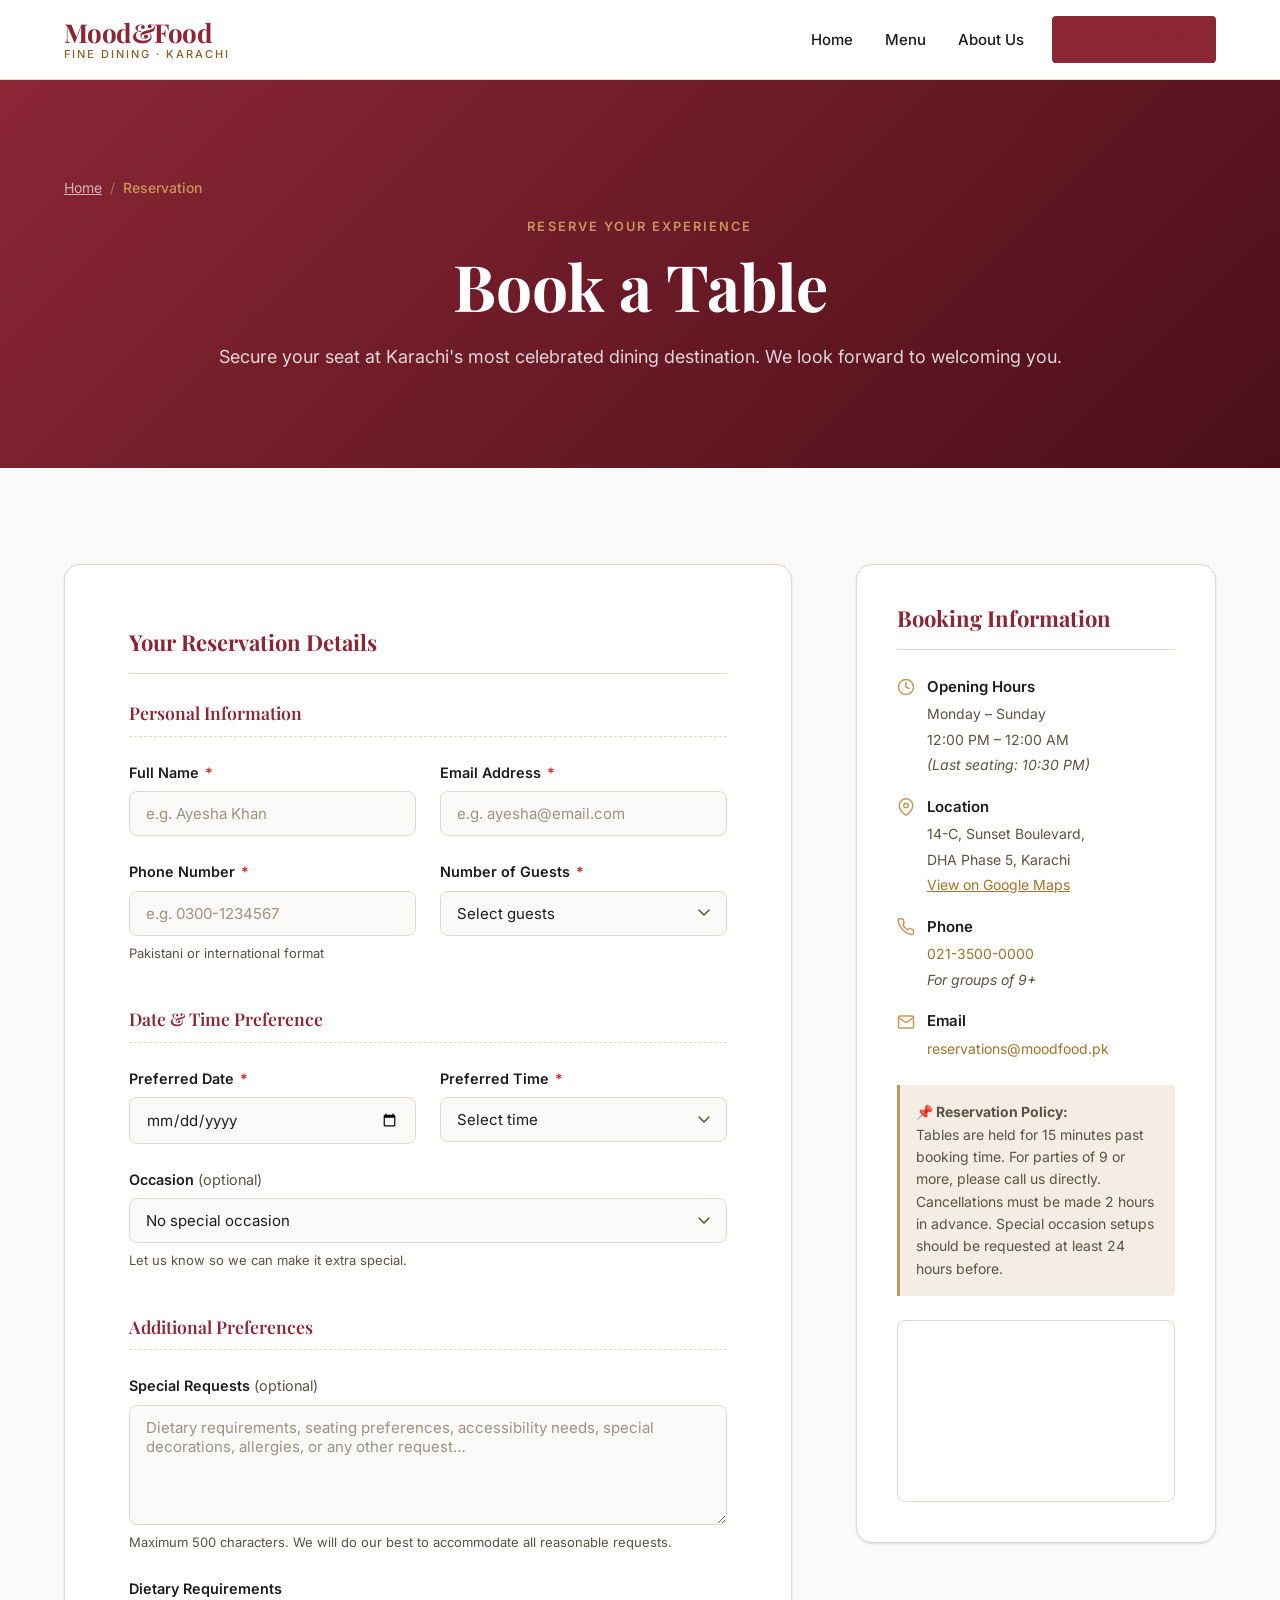
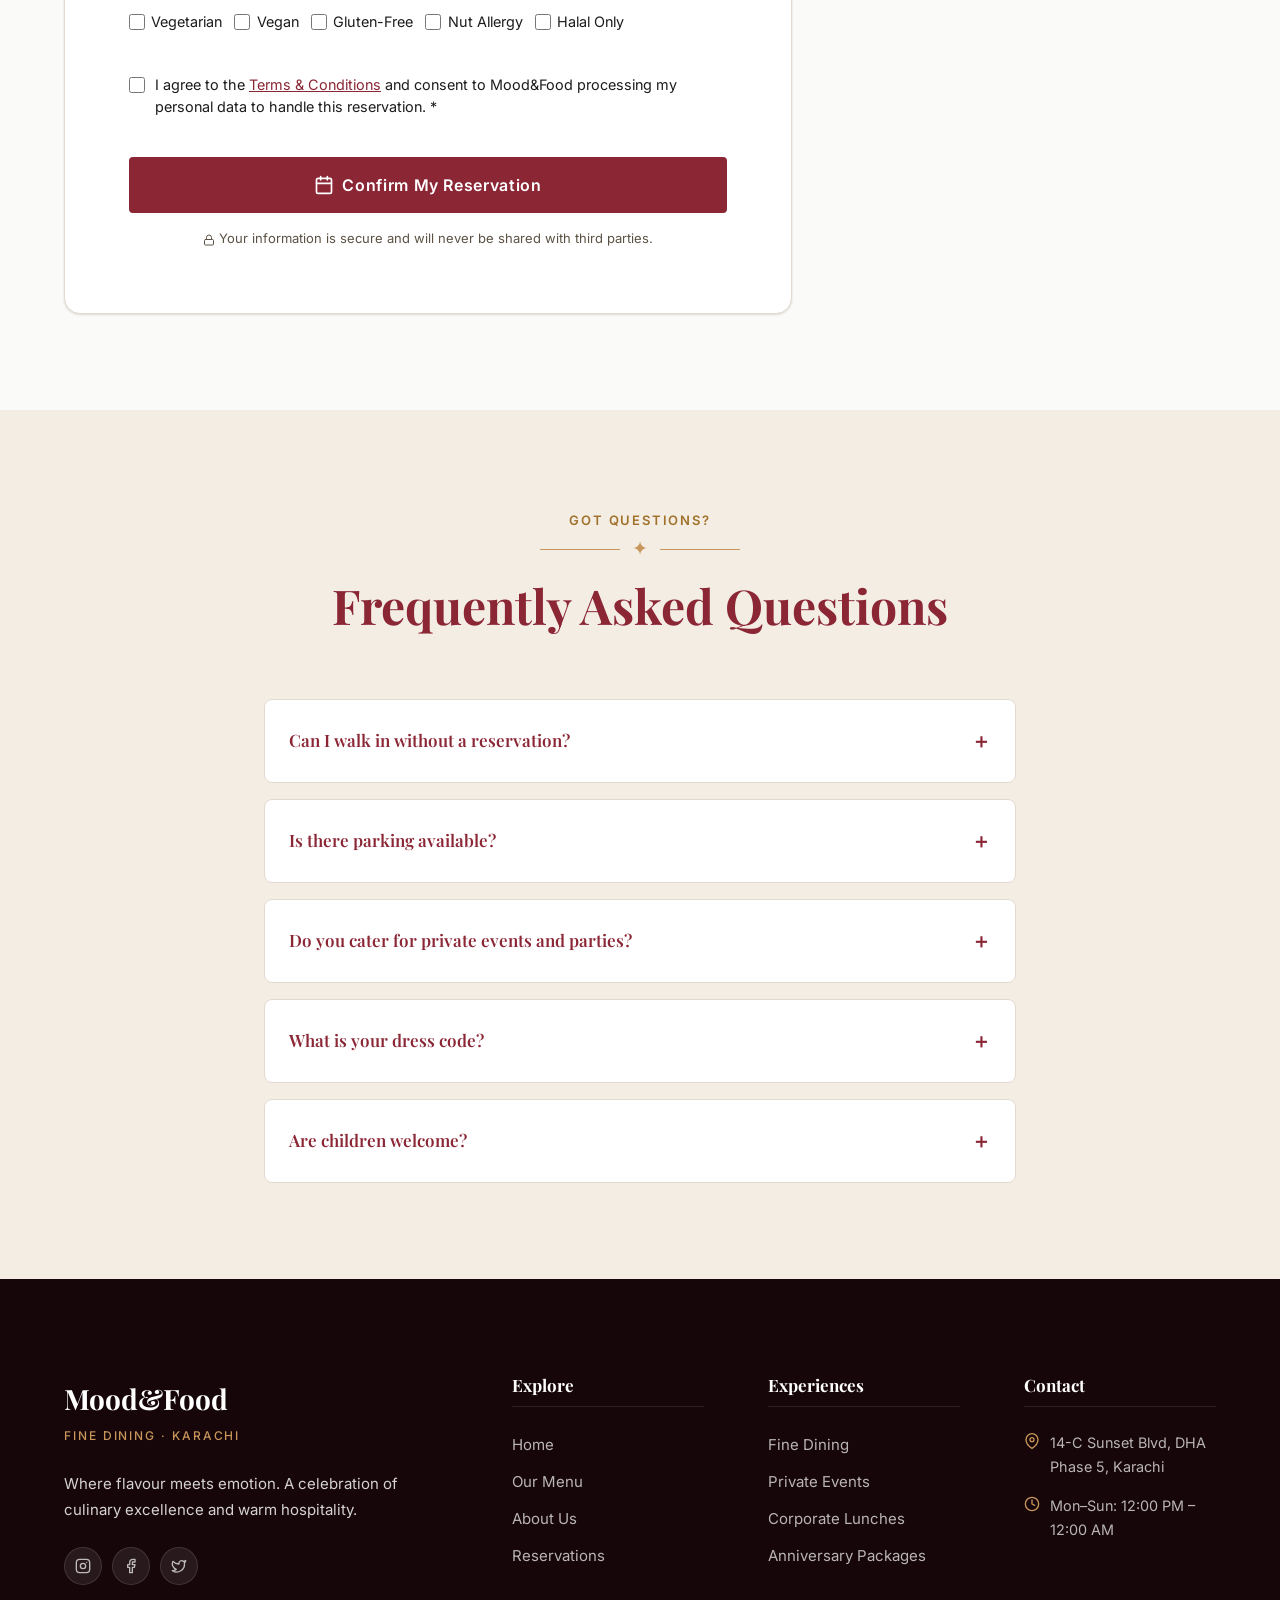
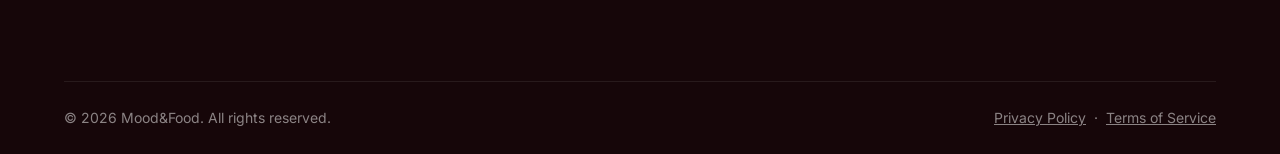
<file: reservation.html>
<!DOCTYPE html>
<html lang="en">
<head>
  <meta charset="UTF-8" />
  <meta name="viewport" content="width=device-width, initial-scale=1.0" />

  <!-- Primary SEO -->
  <title>Reserve a Table — Mood&amp;Food | Fine Dining Karachi</title>
  <meta name="description" content="Book a table at Mood&amp;Food, Karachi's finest dining destination. Easily reserve online for any occasion — dinner for two, family gatherings, or private events." />
  <link rel="canonical" href="https://moodfood.pk/reservation.html" />

  <!-- Open Graph -->
  <meta property="og:type"        content="website" />
  <meta property="og:title"       content="Reserve a Table — Mood&amp;Food" />
  <meta property="og:description" content="Book your table at Mood&amp;Food online. Karachi's award-winning fine dining restaurant." />
  <meta property="og:image"       content="https://images.unsplash.com/photo-1517248135467-4c7edcad34c4?w=1200&q=80&auto=format&fit=crop" />
  <meta property="og:url"         content="https://moodfood.pk/reservation.html" />

  <!-- Google Fonts -->
  <link rel="preconnect" href="https://fonts.googleapis.com" />
  <link rel="preconnect" href="https://fonts.gstatic.com" crossorigin />
  <link href="https://fonts.googleapis.com/css2?family=Playfair+Display:ital,wght@0,400;0,600;0,700;1,400;1,600&family=Inter:wght@400;500;600;700&display=swap" rel="stylesheet" />

  <link rel="stylesheet" href="styles.css" />
  <link rel="icon" href="data:image/svg+xml,<svg xmlns='http://www.w3.org/2000/svg' viewBox='0 0 100 100'><text y='.9em' font-size='90'>🍷</text></svg>" />
</head>

<body>
  <a class="skip-link" href="#main-content">Skip to main content</a>

  <!-- NAVIGATION -->
  <header class="site-header" role="banner">
    <div class="container">
      <nav class="nav" aria-label="Primary navigation">
        <a href="index.html" class="nav__logo" aria-label="Mood&amp;Food — Home">
          <span class="nav__logo-text">Mood&amp;Food</span>
          <span class="nav__logo-tagline" aria-hidden="true">Fine Dining · Karachi</span>
        </a>
        <button class="nav__toggle" id="navToggle" aria-controls="navList" aria-expanded="false" aria-label="Open navigation menu">
          <span aria-hidden="true"></span>
          <span aria-hidden="true"></span>
          <span aria-hidden="true"></span>
        </button>
        <ul class="nav__list" id="navList" role="list">
          <li><a href="index.html"       class="nav__link">Home</a></li>
          <li><a href="menu.html"        class="nav__link">Menu</a></li>
          <li><a href="about.html"       class="nav__link">About Us</a></li>
          <li><a href="reservation.html" class="nav__link nav__cta btn btn--primary">Reserve a Table</a></li>
        </ul>
      </nav>
    </div>
  </header>

  <main id="main-content">

    <!-- RESERVATION HERO -->
    <section class="reservation-hero" aria-labelledby="reservationHeroHeading">
      <div class="reservation-hero__content container">
        <nav aria-label="Breadcrumb">
          <ol class="breadcrumb" role="list">
            <li><a href="index.html">Home</a></li>
            <li class="breadcrumb__separator" aria-hidden="true">/</li>
            <li class="breadcrumb__current" aria-current="page">Reservation</li>
          </ol>
        </nav>
        <p class="eyebrow" style="color:var(--color-accent);font-size:.8rem;letter-spacing:.16em;text-transform:uppercase;font-weight:600;margin-bottom:.5rem;">Reserve Your Experience</p>
        <h1 id="reservationHeroHeading">Book a Table</h1>
        <p>Secure your seat at Karachi's most celebrated dining destination. We look forward to welcoming you.</p>
      </div>
    </section>

    <!-- BOOKING SECTION -->
    <section class="section" aria-labelledby="bookingHeading">
      <div class="container">

        <h2 id="bookingHeading" class="sr-only">Reservation Form and Information</h2>

        <!-- Aria live region for form announcements -->
        <div
          id="formAnnounce"
          role="status"
          aria-live="polite"
          aria-atomic="true"
          class="sr-only"
        ></div>

        <div class="booking-layout">

          <!-- ── BOOKING FORM ──────────────────────── -->
          <div class="booking-form-wrap reveal">

            <!-- Success Message (shown after submit) -->
            <div
              id="formSuccess"
              class="form-success"
              role="alert"
              aria-live="assertive"
              tabindex="-1"
            >
              <div class="form-success__icon" aria-hidden="true">✅</div>
              <h3 class="form-success__title">Reservation Confirmed!</h3>
              <p class="form-success__text">
                Thank you for booking with Mood&amp;Food. We have received your reservation and a confirmation will be sent to your email address shortly.
                <br/><br/>
                <strong>Need to make changes?</strong> Call us at
                <a href="tel:+922135000000" style="color:#2e7d32; text-decoration:underline;">021-3500-0000</a>
              </p>
            </div>

            <!-- Booking Form -->
            <form
              id="reservationForm"
              novalidate
              aria-labelledby="formTitle"
            >
              <h3 class="form-section-title" id="formTitle">Your Reservation Details</h3>

              <!-- ── PERSONAL INFORMATION ── -->
              <fieldset>
                <legend>Personal Information</legend>
                <div class="form-grid">

                  <div class="form-group">
                    <label class="form-label" for="fullname">
                      Full Name <span class="required" aria-label="required">*</span>
                    </label>
                    <input
                      type="text"
                      id="fullname"
                      name="fullname"
                      class="form-control"
                      placeholder="e.g. Ayesha Khan"
                      required
                      autocomplete="name"
                      aria-required="true"
                      aria-describedby="fullname-error"
                    />
                    <span id="fullname-error" class="form-error" role="alert" aria-live="polite"></span>
                  </div>

                  <div class="form-group">
                    <label class="form-label" for="email">
                      Email Address <span class="required" aria-label="required">*</span>
                    </label>
                    <input
                      type="email"
                      id="email"
                      name="email"
                      class="form-control"
                      placeholder="e.g. ayesha@email.com"
                      required
                      autocomplete="email"
                      aria-required="true"
                      aria-describedby="email-error"
                    />
                    <span id="email-error" class="form-error" role="alert" aria-live="polite"></span>
                  </div>

                  <div class="form-group">
                    <label class="form-label" for="phone">
                      Phone Number <span class="required" aria-label="required">*</span>
                    </label>
                    <input
                      type="tel"
                      id="phone"
                      name="phone"
                      class="form-control"
                      placeholder="e.g. 0300-1234567"
                      required
                      autocomplete="tel"
                      aria-required="true"
                      aria-describedby="phone-error phone-hint"
                    />
                    <span id="phone-hint" class="form-error" style="color:var(--color-text-muted);">Pakistani or international format</span>
                    <span id="phone-error" class="form-error" role="alert" aria-live="polite"></span>
                  </div>

                  <div class="form-group">
                    <label class="form-label" for="guests">
                      Number of Guests <span class="required" aria-label="required">*</span>
                    </label>
                    <select
                      id="guests"
                      name="guests"
                      class="form-control"
                      required
                      aria-required="true"
                      aria-describedby="guests-error"
                    >
                      <option value="" disabled selected>Select guests</option>
                      <option value="1">1 Guest</option>
                      <option value="2">2 Guests</option>
                      <option value="3">3 Guests</option>
                      <option value="4">4 Guests</option>
                      <option value="5">5 Guests</option>
                      <option value="6">6 Guests</option>
                      <option value="7">7 Guests</option>
                      <option value="8">8 Guests</option>
                      <option value="9">9 Guests (Group)</option>
                      <option value="10">10 Guests (Group)</option>
                      <option value="15">11–15 Guests (Call Us)</option>
                      <option value="20">16–20 Guests (Call Us)</option>
                    </select>
                    <span id="guests-error" class="form-error" role="alert" aria-live="polite"></span>
                  </div>

                </div>
              </fieldset>

              <!-- ── DATE & TIME ── -->
              <fieldset>
                <legend>Date &amp; Time Preference</legend>
                <div class="form-grid">

                  <div class="form-group">
                    <label class="form-label" for="date">
                      Preferred Date <span class="required" aria-label="required">*</span>
                    </label>
                    <input
                      type="date"
                      id="date"
                      name="date"
                      class="form-control"
                      required
                      aria-required="true"
                      aria-describedby="date-error"
                    />
                    <span id="date-error" class="form-error" role="alert" aria-live="polite"></span>
                  </div>

                  <div class="form-group">
                    <label class="form-label" for="time">
                      Preferred Time <span class="required" aria-label="required">*</span>
                    </label>
                    <select
                      id="time"
                      name="time"
                      class="form-control"
                      required
                      aria-required="true"
                      aria-describedby="time-error"
                    >
                      <option value="" disabled selected>Select time</option>
                      <optgroup label="Lunch Service">
                        <option value="12:00">12:00 PM</option>
                        <option value="12:30">12:30 PM</option>
                        <option value="13:00">1:00 PM</option>
                        <option value="13:30">1:30 PM</option>
                        <option value="14:00">2:00 PM</option>
                        <option value="14:30">2:30 PM</option>
                      </optgroup>
                      <optgroup label="Dinner Service">
                        <option value="19:00">7:00 PM</option>
                        <option value="19:30">7:30 PM</option>
                        <option value="20:00">8:00 PM</option>
                        <option value="20:30">8:30 PM</option>
                        <option value="21:00">9:00 PM</option>
                        <option value="21:30">9:30 PM</option>
                        <option value="22:00">10:00 PM</option>
                        <option value="22:30">10:30 PM</option>
                      </optgroup>
                    </select>
                    <span id="time-error" class="form-error" role="alert" aria-live="polite"></span>
                  </div>

                  <div class="form-group form-group--full">
                    <label class="form-label" for="occasion">
                      Occasion <span style="font-weight:400; color:var(--color-text-muted);">(optional)</span>
                    </label>
                    <select
                      id="occasion"
                      name="occasion"
                      class="form-control"
                      aria-describedby="occasion-hint"
                    >
                      <option value="">No special occasion</option>
                      <option value="birthday">Birthday Celebration</option>
                      <option value="anniversary">Anniversary Dinner</option>
                      <option value="engagement">Engagement</option>
                      <option value="business">Business Lunch / Dinner</option>
                      <option value="date">Date Night</option>
                      <option value="family">Family Gathering</option>
                      <option value="other">Other</option>
                    </select>
                    <span id="occasion-hint" style="font-size:.8125rem; color:var(--color-text-muted);">Let us know so we can make it extra special.</span>
                  </div>

                </div>
              </fieldset>

              <!-- ── SPECIAL REQUESTS ── -->
              <fieldset>
                <legend>Additional Preferences</legend>
                <div class="form-group form-group--full">
                  <label class="form-label" for="requests">
                    Special Requests <span style="font-weight:400; color:var(--color-text-muted);">(optional)</span>
                  </label>
                  <textarea
                    id="requests"
                    name="requests"
                    class="form-control"
                    rows="4"
                    placeholder="Dietary requirements, seating preferences, accessibility needs, special decorations, allergies, or any other request…"
                    aria-describedby="requests-hint"
                    maxlength="500"
                  ></textarea>
                  <span id="requests-hint" style="font-size:.8125rem; color:var(--color-text-muted);">Maximum 500 characters. We will do our best to accommodate all reasonable requests.</span>
                </div>

                <!-- Dietary checkboxes -->
                <div style="margin-top:var(--space-md);">
                  <p class="form-label" id="dietary-label">Dietary Requirements</p>
                  <div role="group" aria-labelledby="dietary-label" style="display:flex; flex-wrap:wrap; gap:.75rem; margin-top:.5rem;">
                    <label style="display:flex; align-items:center; gap:.4rem; font-size:.9rem; cursor:pointer;">
                      <input type="checkbox" name="dietary" value="vegetarian" style="width:16px;height:16px;accent-color:var(--color-primary);" />
                      Vegetarian
                    </label>
                    <label style="display:flex; align-items:center; gap:.4rem; font-size:.9rem; cursor:pointer;">
                      <input type="checkbox" name="dietary" value="vegan" style="width:16px;height:16px;accent-color:var(--color-primary);" />
                      Vegan
                    </label>
                    <label style="display:flex; align-items:center; gap:.4rem; font-size:.9rem; cursor:pointer;">
                      <input type="checkbox" name="dietary" value="gluten-free" style="width:16px;height:16px;accent-color:var(--color-primary);" />
                      Gluten-Free
                    </label>
                    <label style="display:flex; align-items:center; gap:.4rem; font-size:.9rem; cursor:pointer;">
                      <input type="checkbox" name="dietary" value="nut-free" style="width:16px;height:16px;accent-color:var(--color-primary);" />
                      Nut Allergy
                    </label>
                    <label style="display:flex; align-items:center; gap:.4rem; font-size:.9rem; cursor:pointer;">
                      <input type="checkbox" name="dietary" value="halal" style="width:16px;height:16px;accent-color:var(--color-primary);" />
                      Halal Only
                    </label>
                  </div>
                </div>
              </fieldset>

              <!-- Consent -->
              <div class="form-group" style="margin-bottom:var(--space-lg);">
                <label style="display:flex; align-items:flex-start; gap:.625rem; font-size:.9rem; cursor:pointer; line-height:1.5;">
                  <input
                    type="checkbox"
                    id="consent"
                    name="consent"
                    required
                    aria-required="true"
                    aria-describedby="consent-error"
                    style="width:16px;height:16px;accent-color:var(--color-primary);flex-shrink:0;margin-top:3px;"
                  />
                  <span>
                    I agree to the <a href="#" style="color:var(--color-primary); text-decoration:underline;">Terms &amp; Conditions</a> and consent to Mood&amp;Food processing my personal data to handle this reservation. <span class="required" aria-label="required">*</span>
                  </span>
                </label>
                <span id="consent-error" class="form-error" role="alert" aria-live="polite"></span>
              </div>

              <!-- Submit -->
              <button
                type="submit"
                class="btn btn--primary"
                style="width:100%; justify-content:center; font-size:1rem; padding:1rem;"
              >
                <svg aria-hidden="true" width="20" height="20" viewBox="0 0 24 24" fill="none" stroke="currentColor" stroke-width="2" stroke-linecap="round" stroke-linejoin="round"><rect x="3" y="4" width="18" height="18" rx="2" ry="2"/><line x1="16" y1="2" x2="16" y2="6"/><line x1="8" y1="2" x2="8" y2="6"/><line x1="3" y1="10" x2="21" y2="10"/></svg>
                Confirm My Reservation
              </button>

              <p style="text-align:center;font-size:.8125rem;color:var(--color-text-muted);margin-top:.875rem;">
                <svg aria-hidden="true" width="12" height="12" viewBox="0 0 24 24" fill="none" stroke="currentColor" stroke-width="2" stroke-linecap="round" stroke-linejoin="round" style="vertical-align:middle;"><rect x="3" y="11" width="18" height="11" rx="2" ry="2"/><path d="M7 11V7a5 5 0 0 1 10 0v4"/></svg>
                Your information is secure and will never be shared with third parties.
              </p>

            </form>

          </div>

          <!-- ── BOOKING INFO SIDEBAR ──────────────── -->
          <aside class="booking-info reveal reveal-delay-2" aria-label="Restaurant booking information">
            <h3 class="booking-info__title">Booking Information</h3>

            <ul class="booking-info__list" role="list">
              <li class="booking-info__item">
                <span class="booking-info__item-icon" aria-hidden="true">
                  <svg width="18" height="18" viewBox="0 0 24 24" fill="none" stroke="currentColor" stroke-width="2" stroke-linecap="round" stroke-linejoin="round"><circle cx="12" cy="12" r="10"/><polyline points="12 6 12 12 16 14"/></svg>
                </span>
                <div>
                  <span class="booking-info__item-label">Opening Hours</span>
                  <span class="booking-info__item-value">
                    Monday – Sunday<br/>
                    12:00 PM – 12:00 AM<br/>
                    <em>(Last seating: 10:30 PM)</em>
                  </span>
                </div>
              </li>

              <li class="booking-info__item">
                <span class="booking-info__item-icon" aria-hidden="true">
                  <svg width="18" height="18" viewBox="0 0 24 24" fill="none" stroke="currentColor" stroke-width="2" stroke-linecap="round" stroke-linejoin="round"><path d="M21 10c0 7-9 13-9 13s-9-6-9-13a9 9 0 0 1 18 0z"/><circle cx="12" cy="10" r="3"/></svg>
                </span>
                <div>
                  <span class="booking-info__item-label">Location</span>
                  <span class="booking-info__item-value">
                    14-C, Sunset Boulevard,<br/>
                    DHA Phase 5, Karachi<br/>
                    <a href="https://maps.google.com" target="_blank" rel="noopener noreferrer" style="color:var(--color-accent-dark); text-decoration:underline;">View on Google Maps</a>
                  </span>
                </div>
              </li>

              <li class="booking-info__item">
                <span class="booking-info__item-icon" aria-hidden="true">
                  <svg width="18" height="18" viewBox="0 0 24 24" fill="none" stroke="currentColor" stroke-width="2" stroke-linecap="round" stroke-linejoin="round"><path d="M22 16.92v3a2 2 0 0 1-2.18 2 19.79 19.79 0 0 1-8.63-3.07A19.5 19.5 0 0 1 4.69 12 19.79 19.79 0 0 1 1.61 3.46 2 2 0 0 1 3.57 1h3a2 2 0 0 1 2 1.72 12.84 12.84 0 0 0 .7 2.81 2 2 0 0 1-.45 2.11L8.09 9.91a16 16 0 0 0 6 6l1.27-1.27a2 2 0 0 1 2.11-.45 12.84 12.84 0 0 0 2.81.7A2 2 0 0 1 22 16.92z"/></svg>
                </span>
                <div>
                  <span class="booking-info__item-label">Phone</span>
                  <span class="booking-info__item-value">
                    <a href="tel:+922135000000" style="color:var(--color-accent-dark);">021-3500-0000</a><br/>
                    <em>For groups of 9+</em>
                  </span>
                </div>
              </li>

              <li class="booking-info__item">
                <span class="booking-info__item-icon" aria-hidden="true">
                  <svg width="18" height="18" viewBox="0 0 24 24" fill="none" stroke="currentColor" stroke-width="2" stroke-linecap="round" stroke-linejoin="round"><path d="M4 4h16c1.1 0 2 .9 2 2v12c0 1.1-.9 2-2 2H4c-1.1 0-2-.9-2-2V6c0-1.1.9-2 2-2z"/><polyline points="22,6 12,13 2,6"/></svg>
                </span>
                <div>
                  <span class="booking-info__item-label">Email</span>
                  <span class="booking-info__item-value">
                    <a href="mailto:reservations@moodfood.pk" style="color:var(--color-accent-dark);">reservations@moodfood.pk</a>
                  </span>
                </div>
              </li>
            </ul>

            <div class="booking-info__note">
              <strong>📌 Reservation Policy:</strong><br/>
              Tables are held for 15 minutes past booking time. For parties of 9 or more, please call us directly. Cancellations must be made 2 hours in advance. Special occasion setups should be requested at least 24 hours before.
            </div>

            <!-- Map placeholder -->
            <div
              style="margin-top:var(--space-md); border-radius:var(--radius-md); overflow:hidden; border:1px solid var(--color-border);"
              role="img"
              aria-label="Map showing Mood&amp;Food restaurant location in DHA Phase 5, Karachi"
            >
              <iframe
                title="Mood&amp;Food location map — DHA Phase 5, Karachi"
                src="https://www.google.com/maps/embed?pb=!1m18!1m12!1m3!1d3619.885234870678!2d67.0658!3d24.8079!2m3!1f0!2f0!3f0!3m2!1i1024!2i768!4f13.1!3m3!1m2!1s0x0%3A0x0!2zMjTCsDQ4JzI4LjQiTiA2N8KwMDMnNTYuOSJF!5e0!3m2!1sen!2spk!4v1234567890"
                width="100%"
                height="180"
                style="border:0; display:block;"
                loading="lazy"
                referrerpolicy="no-referrer-when-downgrade"
                allowfullscreen
              ></iframe>
            </div>
          </aside>

        </div>
      </div>
    </section>

    <!-- FAQ SECTION -->
    <section class="section section--alt" aria-labelledby="faqHeading">
      <div class="container" style="max-width:800px;">
        <header class="section-header reveal">
          <p class="eyebrow">Got Questions?</p>
          <div class="divider" aria-hidden="true"><span class="divider__icon">✦</span></div>
          <h2 id="faqHeading">Frequently Asked Questions</h2>
        </header>

        <div class="reveal" style="display:flex; flex-direction:column; gap:1rem;">

          <details style="background:var(--color-surface); border:1px solid var(--color-border); border-radius:var(--radius-md); padding:var(--space-md);">
            <summary style="font-family:var(--font-heading); font-weight:600; color:var(--color-primary); cursor:pointer; font-size:1.0625rem; list-style:none; display:flex; justify-content:space-between; align-items:center;">
              Can I walk in without a reservation?
              <span aria-hidden="true" style="font-size:1.25rem; font-family:sans-serif;">＋</span>
            </summary>
            <p style="margin-top:.75rem; color:var(--color-text-muted); font-size:.9375rem; line-height:1.7;">
              Walk-ins are welcome subject to availability. However, we strongly recommend making a reservation, especially for evenings and weekends, as tables fill up quickly. Reservations guarantee your preferred seating.
            </p>
          </details>

          <details style="background:var(--color-surface); border:1px solid var(--color-border); border-radius:var(--radius-md); padding:var(--space-md);">
            <summary style="font-family:var(--font-heading); font-weight:600; color:var(--color-primary); cursor:pointer; font-size:1.0625rem; list-style:none; display:flex; justify-content:space-between; align-items:center;">
              Is there parking available?
              <span aria-hidden="true" style="font-size:1.25rem; font-family:sans-serif;">＋</span>
            </summary>
            <p style="margin-top:.75rem; color:var(--color-text-muted); font-size:.9375rem; line-height:1.7;">
              Yes, complimentary valet parking is available at the entrance. We also have a dedicated car park with 60 spaces on the basement level. Street parking is available on Sunset Boulevard.
            </p>
          </details>

          <details style="background:var(--color-surface); border:1px solid var(--color-border); border-radius:var(--radius-md); padding:var(--space-md);">
            <summary style="font-family:var(--font-heading); font-weight:600; color:var(--color-primary); cursor:pointer; font-size:1.0625rem; list-style:none; display:flex; justify-content:space-between; align-items:center;">
              Do you cater for private events and parties?
              <span aria-hidden="true" style="font-size:1.25rem; font-family:sans-serif;">＋</span>
            </summary>
            <p style="margin-top:.75rem; color:var(--color-text-muted); font-size:.9375rem; line-height:1.7;">
              Absolutely. We have two private dining rooms accommodating 12 and 30 guests respectively. We offer bespoke menus, custom decorations, and dedicated event coordinators. Please email <a href="mailto:events@moodfood.pk" style="color:var(--color-accent-dark);">events@moodfood.pk</a> for enquiries.
            </p>
          </details>

          <details style="background:var(--color-surface); border:1px solid var(--color-border); border-radius:var(--radius-md); padding:var(--space-md);">
            <summary style="font-family:var(--font-heading); font-weight:600; color:var(--color-primary); cursor:pointer; font-size:1.0625rem; list-style:none; display:flex; justify-content:space-between; align-items:center;">
              What is your dress code?
              <span aria-hidden="true" style="font-size:1.25rem; font-family:sans-serif;">＋</span>
            </summary>
            <p style="margin-top:.75rem; color:var(--color-text-muted); font-size:.9375rem; line-height:1.7;">
              We maintain a smart casual dress code. We kindly ask that guests avoid beachwear, sportswear, and flip-flops. Business casual and formal attire is always welcome and appreciated.
            </p>
          </details>

          <details style="background:var(--color-surface); border:1px solid var(--color-border); border-radius:var(--radius-md); padding:var(--space-md);">
            <summary style="font-family:var(--font-heading); font-weight:600; color:var(--color-primary); cursor:pointer; font-size:1.0625rem; list-style:none; display:flex; justify-content:space-between; align-items:center;">
              Are children welcome?
              <span aria-hidden="true" style="font-size:1.25rem; font-family:sans-serif;">＋</span>
            </summary>
            <p style="margin-top:.75rem; color:var(--color-text-muted); font-size:.9375rem; line-height:1.7;">
              Yes, Mood&amp;Food is a family-friendly restaurant. We have a dedicated children's menu and high chairs are available upon request. The ground floor is fully accessible for prams and wheelchairs.
            </p>
          </details>

        </div>
      </div>
    </section>

  </main>

  <!-- FOOTER -->
  <footer class="site-footer" role="contentinfo">
    <div class="container">
      <div class="footer-main">
        <div class="footer-brand">
          <a href="index.html" aria-label="Mood&amp;Food Homepage">
            <span class="logo-text">Mood&amp;Food</span>
            <span class="logo-tagline">Fine Dining · Karachi</span>
          </a>
          <p>Where flavour meets emotion. A celebration of culinary excellence and warm hospitality.</p>
          <nav aria-label="Social media links">
            <ul class="footer-social" role="list">
              <li><a href="#" class="social-link" aria-label="Instagram"><svg aria-hidden="true" width="16" height="16" viewBox="0 0 24 24" fill="none" stroke="currentColor" stroke-width="2" stroke-linecap="round" stroke-linejoin="round"><rect x="2" y="2" width="20" height="20" rx="5" ry="5"/><circle cx="12" cy="12" r="4"/><line x1="17.5" y1="6.5" x2="17.51" y2="6.5"/></svg></a></li>
              <li><a href="#" class="social-link" aria-label="Facebook"><svg aria-hidden="true" width="16" height="16" viewBox="0 0 24 24" fill="none" stroke="currentColor" stroke-width="2" stroke-linecap="round" stroke-linejoin="round"><path d="M18 2h-3a5 5 0 0 0-5 5v3H7v4h3v8h4v-8h3l1-4h-4V7a1 1 0 0 1 1-1h3z"/></svg></a></li>
              <li><a href="#" class="social-link" aria-label="Twitter"><svg aria-hidden="true" width="16" height="16" viewBox="0 0 24 24" fill="none" stroke="currentColor" stroke-width="2" stroke-linecap="round" stroke-linejoin="round"><path d="M22 4s-.7 2.1-2 3.4c1.6 10-9.4 17.3-18 11.6 2.2.1 4.4-.6 6-2C3 15.5.5 9.6 3 5c2.2 2.6 5.6 4.1 9 4-.9-4.2 4-6.6 7-3.8 1.1 0 3-1.2 3-1.2z"/></svg></a></li>
            </ul>
          </nav>
        </div>
        <nav class="footer-col" aria-label="Site navigation">
          <h3>Explore</h3>
          <ul role="list">
            <li><a href="index.html">Home</a></li>
            <li><a href="menu.html">Our Menu</a></li>
            <li><a href="about.html">About Us</a></li>
            <li><a href="reservation.html">Reservations</a></li>
          </ul>
        </nav>
        <div class="footer-col">
          <h3>Experiences</h3>
          <ul role="list">
            <li><a href="reservation.html">Fine Dining</a></li>
            <li><a href="reservation.html">Private Events</a></li>
            <li><a href="reservation.html">Corporate Lunches</a></li>
            <li><a href="reservation.html">Anniversary Packages</a></li>
          </ul>
        </div>
        <div class="footer-col">
          <h3>Contact</h3>
          <ul style="display:flex;flex-direction:column;gap:.875rem;" role="list">
            <li class="footer-contact-item">
              <svg class="footer-contact-item__icon" aria-hidden="true" width="16" height="16" viewBox="0 0 24 24" fill="none" stroke="currentColor" stroke-width="2" stroke-linecap="round" stroke-linejoin="round"><path d="M21 10c0 7-9 13-9 13s-9-6-9-13a9 9 0 0 1 18 0z"/><circle cx="12" cy="10" r="3"/></svg>
              <address style="font-style:normal; color: rgba(255,255,255,0.7); font-size:.9rem;">14-C Sunset Blvd, DHA Phase 5, Karachi</address>
            </li>
            <li class="footer-contact-item">
              <svg class="footer-contact-item__icon" aria-hidden="true" width="16" height="16" viewBox="0 0 24 24" fill="none" stroke="currentColor" stroke-width="2" stroke-linecap="round" stroke-linejoin="round"><circle cx="12" cy="12" r="10"/><polyline points="12 6 12 12 16 14"/></svg>
              <span style="color:rgba(255,255,255,.7);font-size:.9rem;">Mon–Sun: 12:00 PM – 12:00 AM</span>
            </li>
          </ul>
        </div>
      </div>
      <div class="footer-bottom">
        <p>&copy; <span class="js-year">2025</span> Mood&amp;Food. All rights reserved.</p>
        <p><a href="#">Privacy Policy</a> &nbsp;·&nbsp; <a href="#">Terms of Service</a></p>
      </div>
    </div>
  </footer>

  <script src="main.js"></script>
</body>
</html>
</file>
<file: styles.css>
/* ============================================================
   Mood&Food — Main Stylesheet
   Premium Restaurant Theme | WCAG 2.1 AA Compliant
   Author: Senior Frontend Developer
   ============================================================ */

/* ─── 1. CSS Custom Properties ─────────────────────────────── */
:root {
  /* Brand Colors */
  --color-primary:       #8B2635;   /* Deep wine / burgundy   */
  --color-primary-dark:  #6A1C28;   /* Hover state            */
  --color-accent:        #C8965A;   /* Warm gold – decorative */
  --color-accent-dark:   #A0722A;   /* Gold – interactive use */
  --color-accent-contrast:#8A5E20;  /* Darker gold for AA text */

  /* Neutrals */
  --color-bg:            #FAFAF8;   /* Off-white canvas       */
  --color-bg-alt:        #F3EDE4;   /* Warm cream section bg  */
  --color-surface:       #FFFFFF;   /* Card / panel surface   */
  --color-border:        #E2D9CE;   /* Subtle border          */

  /* Text */
  --color-text:          #1C1C1C;   /* Body text              */
  --color-text-muted:    #5C5244;   /* Secondary text         */
  --color-text-light:    #FFFFFF;   /* Light text on dark bg  */

  /* Typography */
  --font-heading:        'Playfair Display', Georgia, serif;
  --font-body:           'Inter', system-ui, sans-serif;

  /* Sizing */
  --max-width:           1200px;
  --nav-height:          80px;

  /* Spacing Scale */
  --space-xs:   0.5rem;
  --space-sm:   1rem;
  --space-md:   1.5rem;
  --space-lg:   2.5rem;
  --space-xl:   4rem;
  --space-2xl:  6rem;

  /* Shadows */
  --shadow-sm:  0 1px 3px rgba(0,0,0,.08), 0 1px 2px rgba(0,0,0,.06);
  --shadow-md:  0 4px 16px rgba(0,0,0,.10), 0 2px 6px rgba(0,0,0,.07);
  --shadow-lg:  0 10px 40px rgba(0,0,0,.12), 0 4px 12px rgba(0,0,0,.08);
  --shadow-xl:  0 20px 60px rgba(0,0,0,.15);

  /* Radius */
  --radius-sm:  4px;
  --radius-md:  8px;
  --radius-lg:  16px;

  /* Transitions */
  --transition: 0.28s ease;
  --transition-slow: 0.45s ease;
}

/* ─── 2. CSS Reset & Base ───────────────────────────────────── */
*, *::before, *::after {
  box-sizing: border-box;
  margin: 0;
  padding: 0;
}

html {
  scroll-behavior: smooth;
  font-size: 16px;
  -webkit-text-size-adjust: 100%;
}

body {
  font-family: var(--font-body);
  background-color: var(--color-bg);
  color: var(--color-text);
  line-height: 1.7;
  -webkit-font-smoothing: antialiased;
  -moz-osx-font-smoothing: grayscale;
}

img {
  display: block;
  max-width: 100%;
  height: auto;
}

a {
  color: inherit;
  text-decoration: none;
}

ul, ol {
  list-style: none;
}

button, input, select, textarea {
  font-family: inherit;
  font-size: 1rem;
}

h1, h2, h3, h4, h5, h6 {
  font-family: var(--font-heading);
  line-height: 1.25;
  color: var(--color-primary);
}

/* ─── 3. Accessibility Utilities ────────────────────────────── */

/* Skip-to-content link */
.skip-link {
  position: absolute;
  top: -100%;
  left: 1rem;
  padding: 0.75rem 1.5rem;
  background: var(--color-primary);
  color: var(--color-text-light);
  font-weight: 700;
  border-radius: 0 0 var(--radius-md) var(--radius-md);
  z-index: 10000;
  transition: top 0.2s;
  text-decoration: underline;
}
.skip-link:focus {
  top: 0;
}

/* Visually hidden (screen-reader only) */
.sr-only {
  position: absolute;
  width: 1px;
  height: 1px;
  padding: 0;
  margin: -1px;
  overflow: hidden;
  clip: rect(0,0,0,0);
  white-space: nowrap;
  border: 0;
}

/* Global focus ring */
:focus-visible {
  outline: 3px solid var(--color-accent-dark);
  outline-offset: 3px;
  border-radius: var(--radius-sm);
}

/* ─── 4. Layout Utilities ───────────────────────────────────── */
.container {
  width: 100%;
  max-width: var(--max-width);
  margin-inline: auto;
  padding-inline: 1.5rem;
}

.section {
  padding-block: var(--space-2xl);
}

.section--alt {
  background-color: var(--color-bg-alt);
}

.section-header {
  text-align: center;
  margin-bottom: var(--space-xl);
}

.section-header .eyebrow {
  display: inline-block;
  font-family: var(--font-body);
  font-size: 0.8125rem;
  font-weight: 600;
  letter-spacing: 0.14em;
  text-transform: uppercase;
  color: var(--color-accent-dark);
  margin-bottom: var(--space-xs);
}

.section-header h2 {
  font-size: clamp(2rem, 4vw, 3rem);
  margin-bottom: var(--space-sm);
}

.section-header p {
  max-width: 56ch;
  margin-inline: auto;
  color: var(--color-text-muted);
  font-size: 1.0625rem;
}

/* Decorative divider */
.divider {
  display: flex;
  align-items: center;
  gap: 0.75rem;
  justify-content: center;
  margin-bottom: var(--space-sm);
}
.divider::before,
.divider::after {
  content: '';
  flex: 1;
  max-width: 80px;
  height: 1px;
  background: var(--color-accent);
}
.divider__icon {
  color: var(--color-accent);
  font-size: 1.2rem;
  line-height: 1;
}

/* ─── 5. Buttons ─────────────────────────────────────────────── */
.btn {
  display: inline-flex;
  align-items: center;
  gap: 0.5rem;
  padding: 0.875rem 2rem;
  font-size: 0.9375rem;
  font-weight: 600;
  letter-spacing: 0.04em;
  border-radius: var(--radius-sm);
  border: 2px solid transparent;
  cursor: pointer;
  transition: background var(--transition), color var(--transition),
              border-color var(--transition), transform var(--transition),
              box-shadow var(--transition);
  text-decoration: none;
  white-space: nowrap;
}
.btn:active { transform: translateY(1px); }

/* Primary */
.btn--primary {
  background-color: var(--color-primary);
  color: var(--color-text-light);
  border-color: var(--color-primary);
}
.btn--primary:hover,
.btn--primary:focus-visible {
  background-color: var(--color-primary-dark);
  border-color: var(--color-primary-dark);
  box-shadow: var(--shadow-md);
  transform: translateY(-2px);
}

/* Outline */
.btn--outline {
  background-color: transparent;
  color: var(--color-primary);
  border-color: var(--color-primary);
}
.btn--outline:hover,
.btn--outline:focus-visible {
  background-color: var(--color-primary);
  color: var(--color-text-light);
  box-shadow: var(--shadow-md);
  transform: translateY(-2px);
}

/* Ghost (light, for hero) */
.btn--ghost {
  background-color: transparent;
  color: var(--color-text-light);
  border-color: var(--color-text-light);
}
.btn--ghost:hover,
.btn--ghost:focus-visible {
  background-color: var(--color-text-light);
  color: var(--color-primary);
  transform: translateY(-2px);
}

/* Gold accent */
.btn--accent {
  background-color: var(--color-accent-dark);
  color: var(--color-text-light);
  border-color: var(--color-accent-dark);
}
.btn--accent:hover,
.btn--accent:focus-visible {
  background-color: #8a5e20;
  border-color: #8a5e20;
  transform: translateY(-2px);
  box-shadow: var(--shadow-md);
}

/* ─── 6. Navigation ──────────────────────────────────────────── */
.site-header {
  position: sticky;
  top: 0;
  z-index: 1000;
  background-color: var(--color-surface);
  border-bottom: 1px solid var(--color-border);
  height: var(--nav-height);
  display: flex;
  align-items: center;
  transition: box-shadow var(--transition);
}

.site-header.scrolled {
  box-shadow: var(--shadow-md);
}

.nav {
  display: flex;
  align-items: center;
  justify-content: space-between;
  height: 100%;
  width: 100%;
}

/* Logo */
.nav__logo {
  display: flex;
  flex-direction: column;
  line-height: 1.1;
  text-decoration: none;
  flex-shrink: 0;
}
.nav__logo-text {
  font-family: var(--font-heading);
  font-size: 1.625rem;
  font-weight: 700;
  color: var(--color-primary);
  letter-spacing: -0.02em;
}
.nav__logo-tagline {
  font-size: 0.6875rem;
  font-weight: 500;
  letter-spacing: 0.18em;
  text-transform: uppercase;
  color: var(--color-accent-dark);
}

/* Nav links */
.nav__list {
  display: flex;
  align-items: center;
  gap: var(--space-md);
}

.nav__link {
  font-size: 0.9375rem;
  font-weight: 500;
  color: var(--color-text);
  text-decoration: none;
  padding: 0.375rem 0.25rem;
  position: relative;
  transition: color var(--transition);
}
.nav__link::after {
  content: '';
  position: absolute;
  bottom: -2px;
  left: 0;
  width: 0;
  height: 2px;
  background: var(--color-accent);
  transition: width var(--transition);
}
.nav__link:hover,
.nav__link:focus-visible {
  color: var(--color-primary);
}
.nav__link:hover::after,
.nav__link:focus-visible::after {
  width: 100%;
}
.nav__link.active {
  color: var(--color-primary);
  font-weight: 600;
}
.nav__link.active::after {
  width: 100%;
  background: var(--color-primary);
}

/* Nav CTA */
.nav__cta {
  padding: 0.625rem 1.375rem;
  font-size: 0.875rem;
}

/* Hamburger */
.nav__toggle {
  display: none;
  flex-direction: column;
  justify-content: center;
  align-items: center;
  gap: 5px;
  width: 44px;
  height: 44px;
  background: none;
  border: none;
  cursor: pointer;
  padding: 0.5rem;
  border-radius: var(--radius-sm);
  transition: background var(--transition);
}
.nav__toggle:hover { background: var(--color-bg-alt); }
.nav__toggle span {
  display: block;
  width: 24px;
  height: 2px;
  background: var(--color-text);
  border-radius: 2px;
  transition: transform var(--transition), opacity var(--transition);
  transform-origin: center;
}
.nav__toggle[aria-expanded="true"] span:nth-child(1) {
  transform: translateY(7px) rotate(45deg);
}
.nav__toggle[aria-expanded="true"] span:nth-child(2) {
  opacity: 0;
  transform: scaleX(0);
}
.nav__toggle[aria-expanded="true"] span:nth-child(3) {
  transform: translateY(-7px) rotate(-45deg);
}

/* ─── 7. Hero Section ────────────────────────────────────────── */
.hero {
  position: relative;
  min-height: calc(100vh - var(--nav-height));
  display: flex;
  align-items: center;
  overflow: hidden;
  background-color: #1a0a0d;
}

.hero__bg {
  position: absolute;
  inset: 0;
  background-image: url('https://images.unsplash.com/photo-1414235077428-338989a2e8c0?w=1920&q=85&auto=format&fit=crop');
  background-size: cover;
  background-position: center 40%;
  opacity: 0.55;
  transform: scale(1.04);
  transition: transform 8s ease-out;
  will-change: transform;
}

.hero.loaded .hero__bg {
  transform: scale(1);
}

.hero__overlay {
  position: absolute;
  inset: 0;
  background: linear-gradient(
    160deg,
    rgba(26, 10, 13, 0.72) 0%,
    rgba(139, 38, 53, 0.45) 50%,
    rgba(26, 10, 13, 0.82) 100%
  );
}

.hero__content {
  position: relative;
  z-index: 1;
  color: var(--color-text-light);
  max-width: 680px;
  padding-block: var(--space-2xl);
}

.hero__eyebrow {
  display: inline-block;
  font-size: 0.8125rem;
  font-weight: 600;
  letter-spacing: 0.18em;
  text-transform: uppercase;
  color: var(--color-accent);
  margin-bottom: var(--space-sm);
  opacity: 0;
  transform: translateY(20px);
  animation: fadeUp 0.7s ease 0.2s forwards;
}

.hero__title {
  font-size: clamp(3rem, 7vw, 5.5rem);
  font-weight: 700;
  line-height: 1.1;
  color: var(--color-text-light);
  margin-bottom: var(--space-md);
  opacity: 0;
  transform: translateY(24px);
  animation: fadeUp 0.7s ease 0.4s forwards;
}
.hero__title em {
  color: var(--color-accent);
  font-style: italic;
}

.hero__subtitle {
  font-size: clamp(1rem, 2vw, 1.1875rem);
  color: rgba(255,255,255,0.88);
  max-width: 50ch;
  margin-bottom: var(--space-lg);
  opacity: 0;
  transform: translateY(24px);
  animation: fadeUp 0.7s ease 0.6s forwards;
}

.hero__actions {
  display: flex;
  gap: var(--space-sm);
  flex-wrap: wrap;
  opacity: 0;
  transform: translateY(24px);
  animation: fadeUp 0.7s ease 0.8s forwards;
}

.hero__scroll {
  position: absolute;
  bottom: 2rem;
  left: 50%;
  transform: translateX(-50%);
  display: flex;
  flex-direction: column;
  align-items: center;
  gap: 0.375rem;
  color: rgba(255,255,255,0.7);
  font-size: 0.75rem;
  letter-spacing: 0.1em;
  text-transform: uppercase;
  z-index: 1;
  animation: fadeIn 1s ease 1.2s both;
}
.hero__scroll-line {
  width: 1px;
  height: 40px;
  background: rgba(255,255,255,0.4);
  animation: scrollLine 2s ease-in-out infinite;
}

/* ─── 8. Features Bar ────────────────────────────────────────── */
.features-bar {
  background: var(--color-primary);
  color: var(--color-text-light);
  padding-block: var(--space-lg);
}
.features-bar__grid {
  display: grid;
  grid-template-columns: repeat(auto-fit, minmax(180px, 1fr));
  gap: var(--space-lg);
}
.feature-item {
  display: flex;
  align-items: center;
  gap: var(--space-sm);
}
.feature-item__icon {
  font-size: 2rem;
  flex-shrink: 0;
  color: var(--color-accent);
}
.feature-item__title {
  font-family: var(--font-heading);
  font-size: 1.0625rem;
  font-weight: 600;
  color: var(--color-text-light);
  margin-bottom: 0.125rem;
}
.feature-item__desc {
  font-size: 0.8125rem;
  color: rgba(255,255,255,0.72);
  line-height: 1.4;
}

/* ─── 9. Featured Dishes ─────────────────────────────────────── */
.dishes-grid {
  display: grid;
  grid-template-columns: repeat(auto-fit, minmax(300px, 1fr));
  gap: var(--space-lg);
}

.dish-card {
  background: var(--color-surface);
  border-radius: var(--radius-lg);
  overflow: hidden;
  box-shadow: var(--shadow-sm);
  transition: transform var(--transition), box-shadow var(--transition);
  display: flex;
  flex-direction: column;
}
.dish-card:hover {
  transform: translateY(-6px);
  box-shadow: var(--shadow-lg);
}

.dish-card__img-wrap {
  position: relative;
  overflow: hidden;
  aspect-ratio: 4 / 3;
  background-color: var(--color-bg-alt);
}
.dish-card__img {
  width: 100%;
  height: 100%;
  object-fit: cover;
  transition: transform var(--transition-slow);
}
.dish-card:hover .dish-card__img {
  transform: scale(1.06);
}

.dish-card__badge {
  position: absolute;
  top: 1rem;
  right: 1rem;
  background: var(--color-primary);
  color: var(--color-text-light);
  font-size: 0.75rem;
  font-weight: 700;
  letter-spacing: 0.06em;
  text-transform: uppercase;
  padding: 0.3rem 0.75rem;
  border-radius: 20px;
}

.dish-card__body {
  padding: var(--space-md);
  flex: 1;
  display: flex;
  flex-direction: column;
}
.dish-card__category {
  font-size: 0.75rem;
  font-weight: 600;
  letter-spacing: 0.12em;
  text-transform: uppercase;
  color: var(--color-accent-dark);
  margin-bottom: 0.375rem;
}
.dish-card__title {
  font-size: 1.375rem;
  margin-bottom: 0.5rem;
  color: var(--color-primary);
}
.dish-card__desc {
  font-size: 0.9375rem;
  color: var(--color-text-muted);
  line-height: 1.6;
  flex: 1;
  margin-bottom: var(--space-sm);
}
.dish-card__footer {
  display: flex;
  align-items: center;
  justify-content: space-between;
  padding-top: var(--space-sm);
  border-top: 1px solid var(--color-border);
}
.dish-card__price {
  font-family: var(--font-heading);
  font-size: 1.4375rem;
  font-weight: 700;
  color: var(--color-primary);
}
.dish-card__price span {
  font-family: var(--font-body);
  font-size: 0.875rem;
  font-weight: 500;
  color: var(--color-text-muted);
}

/* ─── 10. About Preview ──────────────────────────────────────── */
.about-preview {
  display: grid;
  grid-template-columns: 1fr 1fr;
  gap: var(--space-xl);
  align-items: center;
}

.about-preview__img-wrap {
  position: relative;
  border-radius: var(--radius-lg);
  overflow: hidden;
  aspect-ratio: 4/5;
  box-shadow: var(--shadow-xl);
}
.about-preview__img {
  width: 100%;
  height: 100%;
  object-fit: cover;
}
.about-preview__img-badge {
  position: absolute;
  bottom: 2rem;
  right: -1.5rem;
  background: var(--color-surface);
  border-radius: var(--radius-md);
  padding: 1.25rem 1.5rem;
  text-align: center;
  box-shadow: var(--shadow-lg);
}
.about-preview__img-badge .number {
  display: block;
  font-family: var(--font-heading);
  font-size: 2.5rem;
  font-weight: 700;
  color: var(--color-primary);
  line-height: 1;
}
.about-preview__img-badge .label {
  font-size: 0.8rem;
  font-weight: 500;
  color: var(--color-text-muted);
  letter-spacing: 0.05em;
}

.about-preview__content {
  max-width: 540px;
}
.about-preview__content .eyebrow {
  display: inline-block;
  font-size: 0.8125rem;
  font-weight: 600;
  letter-spacing: 0.14em;
  text-transform: uppercase;
  color: var(--color-accent-dark);
  margin-bottom: 0.75rem;
}
.about-preview__content h2 {
  font-size: clamp(2rem, 3.5vw, 2.875rem);
  margin-bottom: var(--space-md);
  line-height: 1.2;
}
.about-preview__content p {
  color: var(--color-text-muted);
  margin-bottom: var(--space-md);
  font-size: 1.0625rem;
  line-height: 1.8;
}
.about-preview__stats {
  display: flex;
  gap: var(--space-lg);
  margin-bottom: var(--space-lg);
  padding: var(--space-md) 0;
  border-top: 1px solid var(--color-border);
  border-bottom: 1px solid var(--color-border);
}
.about-preview__stat .num {
  font-family: var(--font-heading);
  font-size: 1.875rem;
  font-weight: 700;
  color: var(--color-primary);
  line-height: 1;
}
.about-preview__stat .lbl {
  font-size: 0.8125rem;
  color: var(--color-text-muted);
  margin-top: 0.25rem;
}

/* ─── 11. Testimonials ───────────────────────────────────────── */
.testimonials-grid {
  display: grid;
  grid-template-columns: repeat(auto-fit, minmax(280px, 1fr));
  gap: var(--space-md);
}

.testimonial-card {
  background: var(--color-surface);
  border-radius: var(--radius-lg);
  padding: var(--space-lg);
  box-shadow: var(--shadow-sm);
  border: 1px solid var(--color-border);
  position: relative;
  transition: box-shadow var(--transition), transform var(--transition);
}
.testimonial-card:hover {
  box-shadow: var(--shadow-md);
  transform: translateY(-3px);
}

.testimonial-card__quote-icon {
  font-size: 3rem;
  line-height: 1;
  color: var(--color-accent);
  opacity: 0.35;
  font-family: Georgia, serif;
  position: absolute;
  top: 1rem;
  right: 1.5rem;
}

.testimonial-card__stars {
  display: flex;
  gap: 3px;
  margin-bottom: var(--space-sm);
  color: var(--color-accent);
  font-size: 1rem;
}

.testimonial-card__text {
  font-size: 1rem;
  line-height: 1.75;
  color: var(--color-text);
  margin-bottom: var(--space-md);
  font-style: italic;
}

.testimonial-card__author {
  display: flex;
  align-items: center;
  gap: 0.875rem;
}
.testimonial-card__avatar {
  width: 48px;
  height: 48px;
  border-radius: 50%;
  overflow: hidden;
  flex-shrink: 0;
  background: var(--color-bg-alt);
  display: flex;
  align-items: center;
  justify-content: center;
  font-family: var(--font-heading);
  font-size: 1.25rem;
  font-weight: 700;
  color: var(--color-primary);
}
.testimonial-card__name {
  font-family: var(--font-heading);
  font-weight: 600;
  font-size: 1rem;
  color: var(--color-primary);
}
.testimonial-card__role {
  font-size: 0.8125rem;
  color: var(--color-text-muted);
}

/* ─── 11A. WCAG Contrast-Only Fixes (Requested Scope) ───────── */
/* Type A: darker gold on white/light backgrounds */
.nav__logo-tagline,
#featured-dishes .section-header .eyebrow,
#featured-dishes .divider__icon,
#featured-dishes .dish-card__category,
#about-preview .about-preview__content .eyebrow,
#testimonials .section-header .eyebrow,
#testimonials .divider__icon,
#testimonials .testimonial-card__stars {
  color: var(--color-accent-contrast);
}

/* Testimonial quotation marks: keep same look, only darken enough for contrast */
#testimonials .testimonial-card__quote-icon {
  color: var(--color-accent-contrast);
  opacity: 0.75;
}

/* Type B: black text on bright gold backgrounds */
section[aria-labelledby="ctaBannerHeading"] .btn--accent,
section[aria-labelledby="ctaBannerHeading"] .btn--accent:hover,
section[aria-labelledby="ctaBannerHeading"] .btn--accent:focus-visible,
#featured-dishes .dishes-grid > article:nth-child(2) .dish-card__badge {
  color: #000000;
}

/* Type C: white text for header CTA on dark background */
.nav__cta,
.nav__cta:hover,
.nav__cta:focus-visible {
  color: var(--color-text-light);
}

/* ─── 12. Menu Page ──────────────────────────────────────────── */
.menu-hero {
  background: linear-gradient(135deg, var(--color-primary) 0%, #4a0f18 100%);
  color: var(--color-text-light);
  padding-block: var(--space-2xl);
  text-align: center;
  position: relative;
  overflow: hidden;
}
.menu-hero::before {
  content: '';
  position: absolute;
  inset: 0;
  background-image: url('https://images.unsplash.com/photo-1414235077428-338989a2e8c0?w=1920&q=60&auto=format&fit=crop');
  background-size: cover;
  background-position: center;
  opacity: 0.15;
}
.menu-hero__content {
  position: relative;
  z-index: 1;
}
.menu-hero h1 {
  color: var(--color-text-light);
  font-size: clamp(2.5rem, 5vw, 4rem);
  margin-bottom: var(--space-sm);
}
.menu-hero p {
  color: rgba(255,255,255,0.82);
  font-size: 1.125rem;
  max-width: 50ch;
  margin-inline: auto;
}

/* Menu filter tabs */
.menu-tabs {
  display: flex;
  gap: 0.625rem;
  justify-content: center;
  flex-wrap: wrap;
  margin-bottom: var(--space-xl);
}
.menu-tab {
  padding: 0.625rem 1.5rem;
  font-size: 0.9rem;
  font-weight: 600;
  border: 2px solid var(--color-border);
  border-radius: 30px;
  background: var(--color-surface);
  color: var(--color-text);
  cursor: pointer;
  transition: all var(--transition);
  letter-spacing: 0.03em;
}
.menu-tab:hover {
  border-color: var(--color-primary);
  color: var(--color-primary);
}
.menu-tab.active {
  background: var(--color-primary);
  border-color: var(--color-primary);
  color: var(--color-text-light);
}

/* Menu category */
.menu-category {
  margin-bottom: var(--space-2xl);
}
.menu-category:last-child {
  margin-bottom: 0;
}

.menu-category__header {
  display: flex;
  align-items: center;
  gap: var(--space-md);
  margin-bottom: var(--space-lg);
}
.menu-category__line {
  flex: 1;
  height: 1px;
  background: var(--color-border);
}
.menu-category__title {
  font-size: clamp(1.5rem, 3vw, 2.125rem);
  white-space: nowrap;
  color: var(--color-primary);
}
.menu-category__icon {
  font-size: 1.5rem;
  color: var(--color-accent);
}

/* Menu items grid */
.menu-items-grid {
  display: grid;
  grid-template-columns: repeat(auto-fill, minmax(340px, 1fr));
  gap: var(--space-md);
}

.menu-item {
  display: flex;
  gap: var(--space-md);
  padding: var(--space-md);
  background: var(--color-surface);
  border-radius: var(--radius-md);
  border: 1px solid var(--color-border);
  transition: box-shadow var(--transition), transform var(--transition);
}
.menu-item:hover {
  box-shadow: var(--shadow-md);
  transform: translateY(-2px);
}

.menu-item__img {
  width: 90px;
  height: 90px;
  border-radius: var(--radius-md);
  object-fit: cover;
  flex-shrink: 0;
  background-color: var(--color-bg-alt);
}

.menu-item__body {
  flex: 1;
  min-width: 0;
}
.menu-item__name {
  font-family: var(--font-heading);
  font-size: 1.125rem;
  color: var(--color-primary);
  margin-bottom: 0.25rem;
}
.menu-item__desc {
  font-size: 0.875rem;
  color: var(--color-text-muted);
  line-height: 1.6;
  margin-bottom: 0.5rem;
}
.menu-item__tags {
  display: flex;
  gap: 0.375rem;
  flex-wrap: wrap;
  margin-bottom: 0.5rem;
}
.menu-item__tag {
  font-size: 0.7rem;
  font-weight: 600;
  letter-spacing: 0.05em;
  text-transform: uppercase;
  padding: 0.15rem 0.5rem;
  border-radius: 3px;
  background: var(--color-bg-alt);
  color: var(--color-text-muted);
}
.menu-item__tag--veg {
  background: #e8f5e9;
  color: #2e7d32;
}
.menu-item__tag--spicy {
  background: #fde8e8;
  color: #c62828;
}
.menu-item__tag--chef {
  background: #fff3e0;
  color: #e65100;
}

.menu-item__footer {
  display: flex;
  align-items: center;
  justify-content: space-between;
  margin-top: auto;
}
.menu-item__price {
  font-family: var(--font-heading);
  font-size: 1.25rem;
  font-weight: 700;
  color: var(--color-primary);
}

/* ─── 13. Reservation Page ───────────────────────────────────── */
.reservation-hero {
  background: linear-gradient(135deg, var(--color-primary) 0%, #4a0f18 100%);
  color: var(--color-text-light);
  padding-block: var(--space-2xl);
  text-align: center;
  position: relative;
  overflow: hidden;
}
.reservation-hero::before {
  content: '';
  position: absolute;
  inset: 0;
  background-image: url('https://images.unsplash.com/photo-1517248135467-4c7edcad34c4?w=1920&q=60&auto=format&fit=crop');
  background-size: cover;
  background-position: center;
  opacity: 0.15;
}
.reservation-hero__content {
  position: relative;
  z-index: 1;
}
.reservation-hero h1 {
  color: var(--color-text-light);
  font-size: clamp(2.5rem, 5vw, 4rem);
  margin-bottom: var(--space-sm);
}
.reservation-hero p {
  color: rgba(255,255,255,0.82);
  font-size: 1.125rem;
}

/* Booking layout */
.booking-layout {
  display: grid;
  grid-template-columns: 1fr 360px;
  gap: var(--space-xl);
  align-items: start;
}

/* Booking info sidebar */
.booking-info {
  background: var(--color-surface);
  border-radius: var(--radius-lg);
  padding: var(--space-lg);
  border: 1px solid var(--color-border);
  box-shadow: var(--shadow-sm);
  position: sticky;
  top: calc(var(--nav-height) + 1.5rem);
}
.booking-info__title {
  font-size: 1.375rem;
  margin-bottom: var(--space-md);
  padding-bottom: var(--space-sm);
  border-bottom: 1px solid var(--color-border);
}
.booking-info__list {
  display: flex;
  flex-direction: column;
  gap: var(--space-sm);
  margin-bottom: var(--space-md);
}
.booking-info__item {
  display: flex;
  align-items: flex-start;
  gap: 0.75rem;
  font-size: 0.9375rem;
}
.booking-info__item-icon {
  font-size: 1.1rem;
  color: var(--color-accent);
  flex-shrink: 0;
  margin-top: 0.1rem;
}
.booking-info__item-label {
  font-weight: 600;
  color: var(--color-text);
  display: block;
  margin-bottom: 0.125rem;
}
.booking-info__item-value {
  color: var(--color-text-muted);
  font-size: 0.875rem;
}
.booking-info__note {
  background: var(--color-bg-alt);
  border-left: 3px solid var(--color-accent);
  padding: var(--space-sm);
  border-radius: 0 var(--radius-sm) var(--radius-sm) 0;
  font-size: 0.875rem;
  color: var(--color-text-muted);
  line-height: 1.6;
}

/* Booking form */
.booking-form-wrap {
  background: var(--color-surface);
  border-radius: var(--radius-lg);
  padding: var(--space-xl);
  border: 1px solid var(--color-border);
  box-shadow: var(--shadow-sm);
}

.form-section-title {
  font-size: 1.375rem;
  margin-bottom: var(--space-md);
  padding-bottom: var(--space-sm);
  border-bottom: 1px solid var(--color-border);
}

/* Fieldset reset */
fieldset {
  border: none;
  padding: 0;
  margin: 0 0 var(--space-lg) 0;
}
legend {
  font-family: var(--font-heading);
  font-size: 1.1rem;
  font-weight: 600;
  color: var(--color-primary);
  margin-bottom: var(--space-md);
  width: 100%;
  padding-bottom: 0.5rem;
  border-bottom: 1px dashed var(--color-border);
}

/* Form grid */
.form-grid {
  display: grid;
  grid-template-columns: 1fr 1fr;
  gap: var(--space-md);
}
.form-grid .form-group--full {
  grid-column: 1 / -1;
}

.form-group {
  display: flex;
  flex-direction: column;
  gap: 0.375rem;
}

.form-label {
  font-size: 0.9rem;
  font-weight: 600;
  color: var(--color-text);
}
.form-label .required {
  color: #c62828;
  margin-left: 2px;
}

.form-control {
  padding: 0.75rem 1rem;
  border: 1.5px solid var(--color-border);
  border-radius: var(--radius-md);
  font-size: 0.9375rem;
  color: var(--color-text);
  background: var(--color-bg);
  transition: border-color var(--transition), box-shadow var(--transition);
  width: 100%;
}
.form-control:focus {
  outline: none;
  border-color: var(--color-primary);
  box-shadow: 0 0 0 3px rgba(139, 38, 53, 0.12);
}
.form-control::placeholder {
  color: #9e9185;
}
.form-control.error {
  border-color: #c62828;
  box-shadow: 0 0 0 3px rgba(198, 40, 40, 0.1);
}
.form-control.success {
  border-color: #2e7d32;
  box-shadow: 0 0 0 3px rgba(46, 125, 50, 0.1);
}

select.form-control {
  appearance: none;
  background-image: url("data:image/svg+xml,%3Csvg xmlns='http://www.w3.org/2000/svg' width='12' height='8' viewBox='0 0 12 8'%3E%3Cpath d='M1 1l5 5 5-5' stroke='%235C5244' stroke-width='1.5' fill='none' stroke-linecap='round' stroke-linejoin='round'/%3E%3C/svg%3E");
  background-repeat: no-repeat;
  background-position: right 1rem center;
  padding-right: 2.5rem;
}

textarea.form-control {
  min-height: 120px;
  resize: vertical;
}

/* Error message */
.form-error {
  font-size: 0.8125rem;
  color: #c62828;
  display: flex;
  align-items: center;
  gap: 0.3rem;
  min-height: 1.25rem;
}
.form-error:empty { display: none; }

/* Success message */
.form-success {
  background: #e8f5e9;
  border: 2px solid #2e7d32;
  border-radius: var(--radius-md);
  padding: var(--space-lg);
  text-align: center;
  display: none;
}
.form-success.visible {
  display: block;
  animation: fadeUp 0.5s ease;
}
.form-success__icon {
  font-size: 3rem;
  margin-bottom: 0.75rem;
}
.form-success__title {
  font-size: 1.5rem;
  color: #1b5e20;
  margin-bottom: 0.5rem;
}
.form-success__text {
  color: #2e7d32;
  font-size: 0.9375rem;
}

/* ─── 14. About Page ─────────────────────────────────────────── */
.page-hero {
  background: linear-gradient(135deg, var(--color-primary) 0%, #4a0f18 100%);
  color: var(--color-text-light);
  padding-block: var(--space-2xl);
  text-align: center;
  position: relative;
  overflow: hidden;
}
.page-hero::before {
  content: '';
  position: absolute;
  inset: 0;
  background-size: cover;
  background-position: center;
  opacity: 0.15;
}
.page-hero__content {
  position: relative;
  z-index: 1;
}
.page-hero h1 {
  color: var(--color-text-light);
  font-size: clamp(2.5rem, 5vw, 4rem);
  margin-bottom: var(--space-sm);
}
.page-hero p {
  color: rgba(255,255,255,0.82);
  font-size: 1.125rem;
}

/* Story section */
.story-layout {
  display: grid;
  grid-template-columns: 1fr 1fr;
  gap: var(--space-2xl);
  align-items: center;
}

.story-content .eyebrow {
  display: inline-block;
  font-size: 0.8125rem;
  font-weight: 600;
  letter-spacing: 0.14em;
  text-transform: uppercase;
  color: var(--color-accent-dark);
  margin-bottom: 0.75rem;
}
.story-content h2 {
  font-size: clamp(2rem, 3vw, 2.75rem);
  margin-bottom: var(--space-md);
}
.story-content p {
  color: var(--color-text-muted);
  line-height: 1.85;
  margin-bottom: var(--space-md);
}
.story-content p:last-of-type { margin-bottom: 0; }

.story-img-wrap {
  position: relative;
  border-radius: var(--radius-lg);
  overflow: hidden;
  box-shadow: var(--shadow-xl);
}
.story-img-wrap img {
  width: 100%;
  aspect-ratio: 4/5;
  object-fit: cover;
  display: block;
}
.story-img-wrap::after {
  content: '';
  position: absolute;
  inset: 0;
  border: 3px solid rgba(200, 150, 90, 0.3);
  border-radius: var(--radius-lg);
  pointer-events: none;
}

/* Mission section */
.mission-section {
  text-align: center;
}
.mission-section h2 {
  font-size: clamp(2rem, 4vw, 3rem);
  margin-bottom: var(--space-md);
}
.mission-section .lead {
  font-size: clamp(1.1rem, 2vw, 1.3125rem);
  color: var(--color-text-muted);
  max-width: 65ch;
  margin-inline: auto;
  line-height: 1.75;
  margin-bottom: var(--space-xl);
}

.values-grid {
  display: grid;
  grid-template-columns: repeat(auto-fit, minmax(220px, 1fr));
  gap: var(--space-md);
}
.value-card {
  background: var(--color-surface);
  border-radius: var(--radius-lg);
  padding: var(--space-lg) var(--space-md);
  text-align: center;
  border: 1px solid var(--color-border);
  transition: box-shadow var(--transition), transform var(--transition);
}
.value-card:hover {
  box-shadow: var(--shadow-md);
  transform: translateY(-4px);
}
.value-card__icon {
  font-size: 2.5rem;
  margin-bottom: var(--space-sm);
}
.value-card__title {
  font-size: 1.125rem;
  color: var(--color-primary);
  margin-bottom: 0.5rem;
}
.value-card__text {
  font-size: 0.9rem;
  color: var(--color-text-muted);
  line-height: 1.65;
}

/* Team section */
.team-grid {
  display: grid;
  grid-template-columns: repeat(auto-fit, minmax(240px, 1fr));
  gap: var(--space-lg);
}
.team-card {
  text-align: center;
  background: var(--color-surface);
  border-radius: var(--radius-lg);
  overflow: hidden;
  box-shadow: var(--shadow-sm);
  border: 1px solid var(--color-border);
  transition: box-shadow var(--transition), transform var(--transition);
}
.team-card:hover {
  box-shadow: var(--shadow-md);
  transform: translateY(-4px);
}
.team-card__img-wrap {
  aspect-ratio: 1/1;
  overflow: hidden;
  background: var(--color-bg-alt);
}
.team-card__img {
  width: 100%;
  height: 100%;
  object-fit: cover;
  transition: transform var(--transition-slow);
}
.team-card:hover .team-card__img {
  transform: scale(1.05);
}
.team-card__body {
  padding: var(--space-md);
}
.team-card__name {
  font-size: 1.125rem;
  color: var(--color-primary);
  margin-bottom: 0.25rem;
}
.team-card__role {
  font-size: 0.8125rem;
  color: var(--color-accent-dark);
  font-weight: 600;
  letter-spacing: 0.08em;
  text-transform: uppercase;
  margin-bottom: 0.625rem;
}
.team-card__bio {
  font-size: 0.875rem;
  color: var(--color-text-muted);
  line-height: 1.6;
}

/* ─── 15. Footer ─────────────────────────────────────────────── */
.site-footer {
  background: #160609;
  color: rgba(255,255,255,0.82);
}

.footer-main {
  padding-block: var(--space-2xl);
  display: grid;
  grid-template-columns: 2fr 1fr 1fr 1fr;
  gap: var(--space-xl);
}

.footer-brand .logo-text {
  font-family: var(--font-heading);
  font-size: 1.75rem;
  font-weight: 700;
  color: #fff;
  display: block;
  margin-bottom: 0.25rem;
}
.footer-brand .logo-tagline {
  font-size: 0.75rem;
  font-weight: 500;
  letter-spacing: 0.16em;
  text-transform: uppercase;
  color: var(--color-accent);
  display: block;
  margin-bottom: var(--space-md);
}
.footer-brand p {
  font-size: 0.9375rem;
  line-height: 1.75;
  max-width: 38ch;
  margin-bottom: var(--space-md);
}

.footer-social {
  display: flex;
  gap: 0.625rem;
  flex-wrap: wrap;
}
.social-link {
  display: inline-flex;
  align-items: center;
  justify-content: center;
  width: 38px;
  height: 38px;
  border-radius: 50%;
  background: rgba(255,255,255,0.08);
  color: rgba(255,255,255,0.7);
  text-decoration: none;
  transition: background var(--transition), color var(--transition), transform var(--transition);
  font-size: 1rem;
  border: 1px solid rgba(255,255,255,0.12);
}
.social-link:hover,
.social-link:focus-visible {
  background: var(--color-primary);
  color: #fff;
  transform: translateY(-2px);
}

.footer-col h3 {
  font-family: var(--font-heading);
  font-size: 1.0625rem;
  color: #fff;
  margin-bottom: var(--space-md);
  padding-bottom: 0.625rem;
  border-bottom: 1px solid rgba(255,255,255,0.1);
}
.footer-col ul {
  display: flex;
  flex-direction: column;
  gap: 0.625rem;
}
.footer-col a {
  color: rgba(255,255,255,0.7);
  font-size: 0.9375rem;
  text-decoration: none;
  transition: color var(--transition);
}
.footer-col a:hover,
.footer-col a:focus-visible {
  color: var(--color-accent);
}

.footer-contact-item {
  display: flex;
  gap: 0.625rem;
  align-items: flex-start;
  font-size: 0.9375rem;
  color: rgba(255,255,255,0.7);
}
.footer-contact-item__icon {
  color: var(--color-accent);
  flex-shrink: 0;
  margin-top: 2px;
}

.footer-bottom {
  border-top: 1px solid rgba(255,255,255,0.08);
  padding-block: var(--space-md);
  display: flex;
  align-items: center;
  justify-content: space-between;
  flex-wrap: wrap;
  gap: var(--space-sm);
  font-size: 0.875rem;
  color: rgba(255,255,255,0.5);
}
.footer-bottom a {
  color: rgba(255,255,255,0.5);
  text-decoration: underline;
}
.footer-bottom a:hover { color: var(--color-accent); }

/* ─── 16. Breadcrumb ─────────────────────────────────────────── */
.breadcrumb {
  display: flex;
  align-items: center;
  gap: 0.5rem;
  font-size: 0.875rem;
  color: rgba(255,255,255,0.65);
  margin-bottom: var(--space-sm);
  flex-wrap: wrap;
}
.breadcrumb a {
  color: rgba(255,255,255,0.65);
  text-decoration: underline;
  transition: color var(--transition);
}
.breadcrumb a:hover { color: var(--color-accent); }
.breadcrumb__separator { opacity: 0.5; }
.breadcrumb__current {
  color: var(--color-accent);
  font-weight: 500;
}

/* ─── 17. Animations ─────────────────────────────────────────── */
@keyframes fadeUp {
  to { opacity: 1; transform: translateY(0); }
}
@keyframes fadeIn {
  from { opacity: 0; }
  to   { opacity: 1; }
}
@keyframes scrollLine {
  0%   { transform: scaleY(0); transform-origin: top; }
  50%  { transform: scaleY(1); transform-origin: top; }
  51%  { transform: scaleY(1); transform-origin: bottom; }
  100% { transform: scaleY(0); transform-origin: bottom; }
}

/* Scroll reveal */
.reveal {
  opacity: 0;
  transform: translateY(32px);
  transition: opacity 0.65s ease, transform 0.65s ease;
}
.reveal.revealed {
  opacity: 1;
  transform: translateY(0);
}
.reveal-delay-1 { transition-delay: 0.1s; }
.reveal-delay-2 { transition-delay: 0.2s; }
.reveal-delay-3 { transition-delay: 0.3s; }
.reveal-delay-4 { transition-delay: 0.4s; }

/* ─── 18. Responsive ─────────────────────────────────────────── */
@media (max-width: 1024px) {
  .about-preview { grid-template-columns: 1fr; }
  .about-preview__img-wrap { max-width: 520px; margin-inline: auto; }
  .about-preview__img-badge { right: 1rem; }

  .booking-layout { grid-template-columns: 1fr; }
  .booking-info { position: static; }

  .footer-main { grid-template-columns: 1fr 1fr; gap: var(--space-lg); }

  .story-layout { grid-template-columns: 1fr; }
  .story-img-wrap { max-width: 500px; }
}

@media (max-width: 768px) {
  :root { --nav-height: 68px; }

  .nav__list {
    position: fixed;
    inset: var(--nav-height) 0 0 0;
    flex-direction: column;
    align-items: center;
    justify-content: flex-start;
    padding-top: var(--space-xl);
    gap: var(--space-md);
    background: var(--color-surface);
    border-top: 1px solid var(--color-border);
    transform: translateX(100%);
    transition: transform 0.3s ease;
    z-index: 999;
    overflow-y: auto;
  }
  .nav__list.open {
    transform: translateX(0);
    box-shadow: -8px 0 24px rgba(0,0,0,0.12);
  }
  .nav__link {
    font-size: 1.25rem;
    padding: 0.5rem 1rem;
  }
  .nav__cta { margin-top: var(--space-sm); }
  .nav__toggle { display: flex; }

  .features-bar__grid { grid-template-columns: 1fr 1fr; }

  .form-grid { grid-template-columns: 1fr; }
  .form-grid .form-group--full { grid-column: 1; }

  .booking-form-wrap { padding: var(--space-lg); }

  .footer-main { grid-template-columns: 1fr; gap: var(--space-lg); }
  .footer-bottom { flex-direction: column; text-align: center; }

  .menu-items-grid { grid-template-columns: 1fr; }

  .section { padding-block: var(--space-xl); }
  .space-2xl { padding-block: var(--space-xl); }

  .about-preview__stats { flex-wrap: wrap; gap: var(--space-md); }
}

@media (max-width: 480px) {
  .hero__actions { flex-direction: column; }
  .hero__actions .btn { width: 100%; justify-content: center; }

  .features-bar__grid { grid-template-columns: 1fr; }

  .dishes-grid { grid-template-columns: 1fr; }

  .menu-tabs { gap: 0.375rem; }
  .menu-tab { padding: 0.5rem 1rem; font-size: 0.8125rem; }

  .team-grid { grid-template-columns: 1fr; }
  .values-grid { grid-template-columns: 1fr; }
}

/* ─── 19. Print Styles ───────────────────────────────────────── */
@media print {
  .site-header, .site-footer, .nav__toggle, .hero__scroll { display: none; }
  body { background: white; color: black; }
  a[href]::after { content: " (" attr(href) ")"; font-size: 0.75em; }
}
</file>
